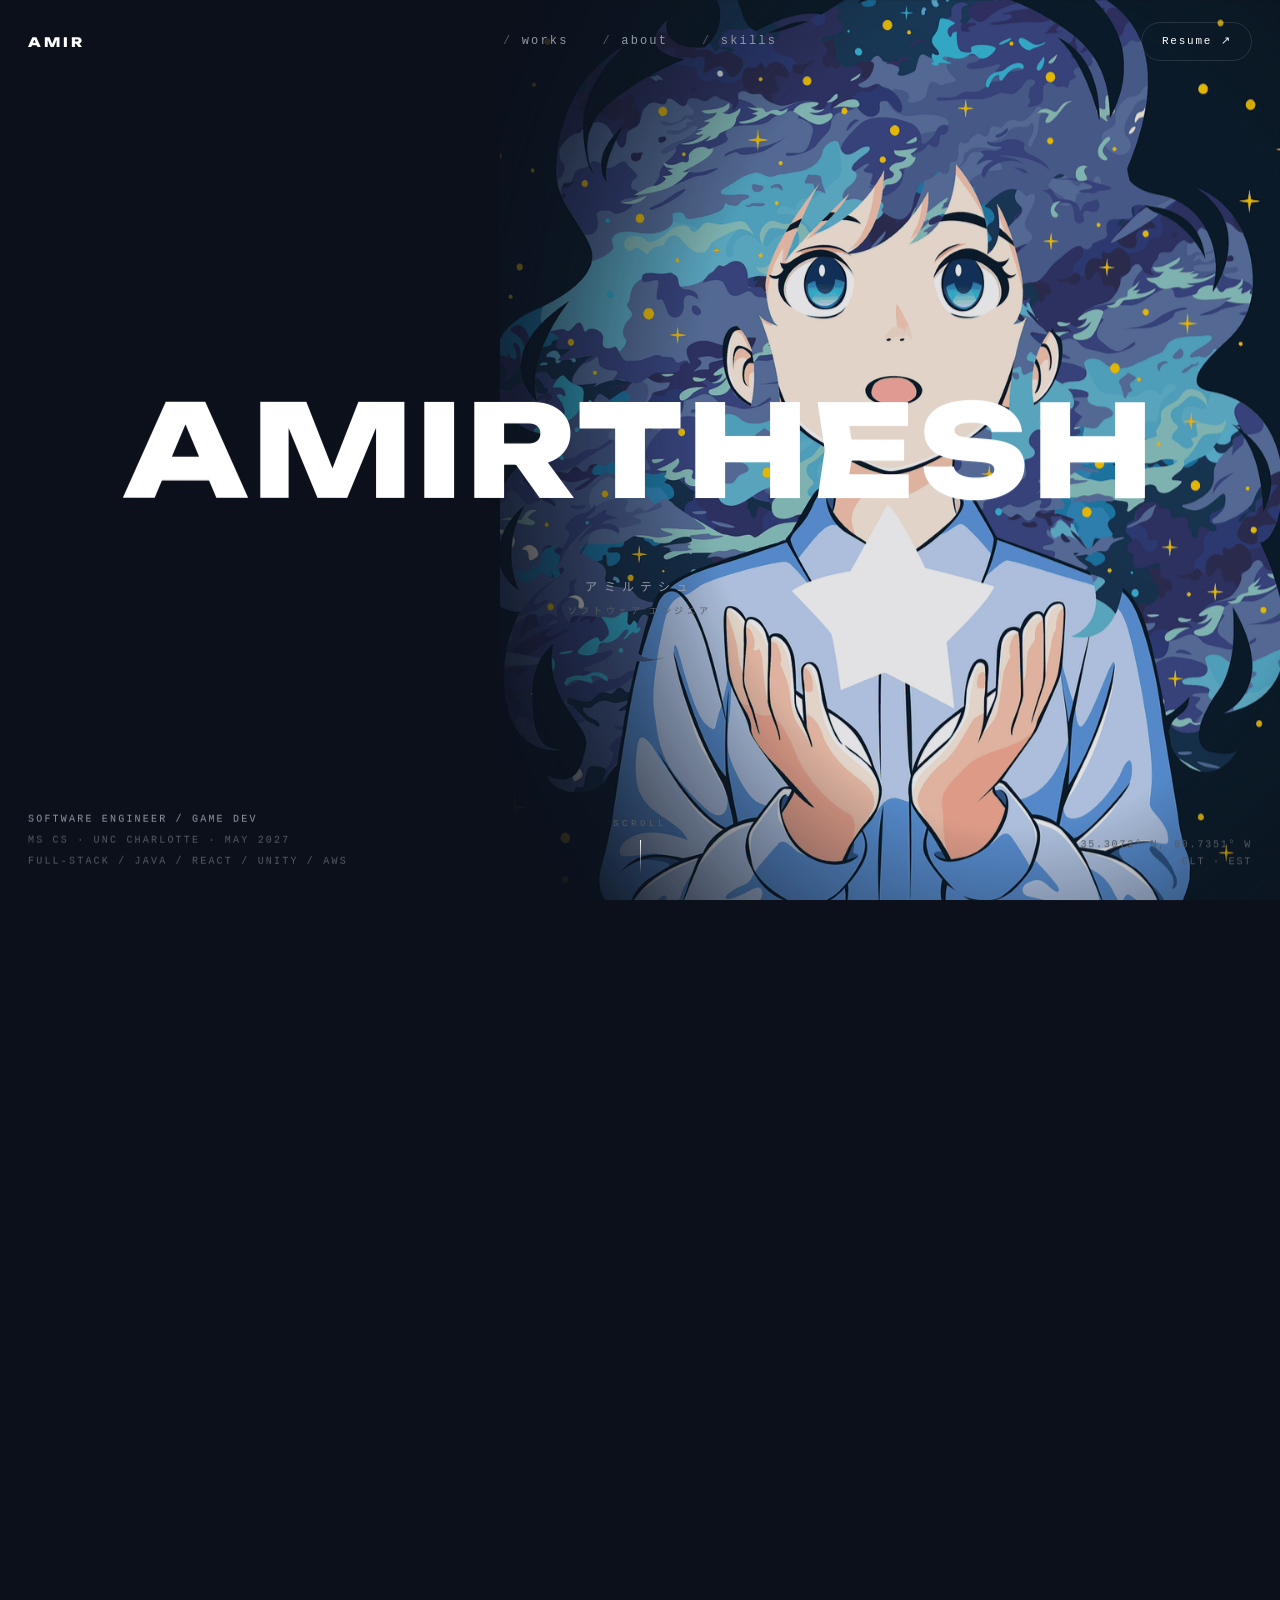
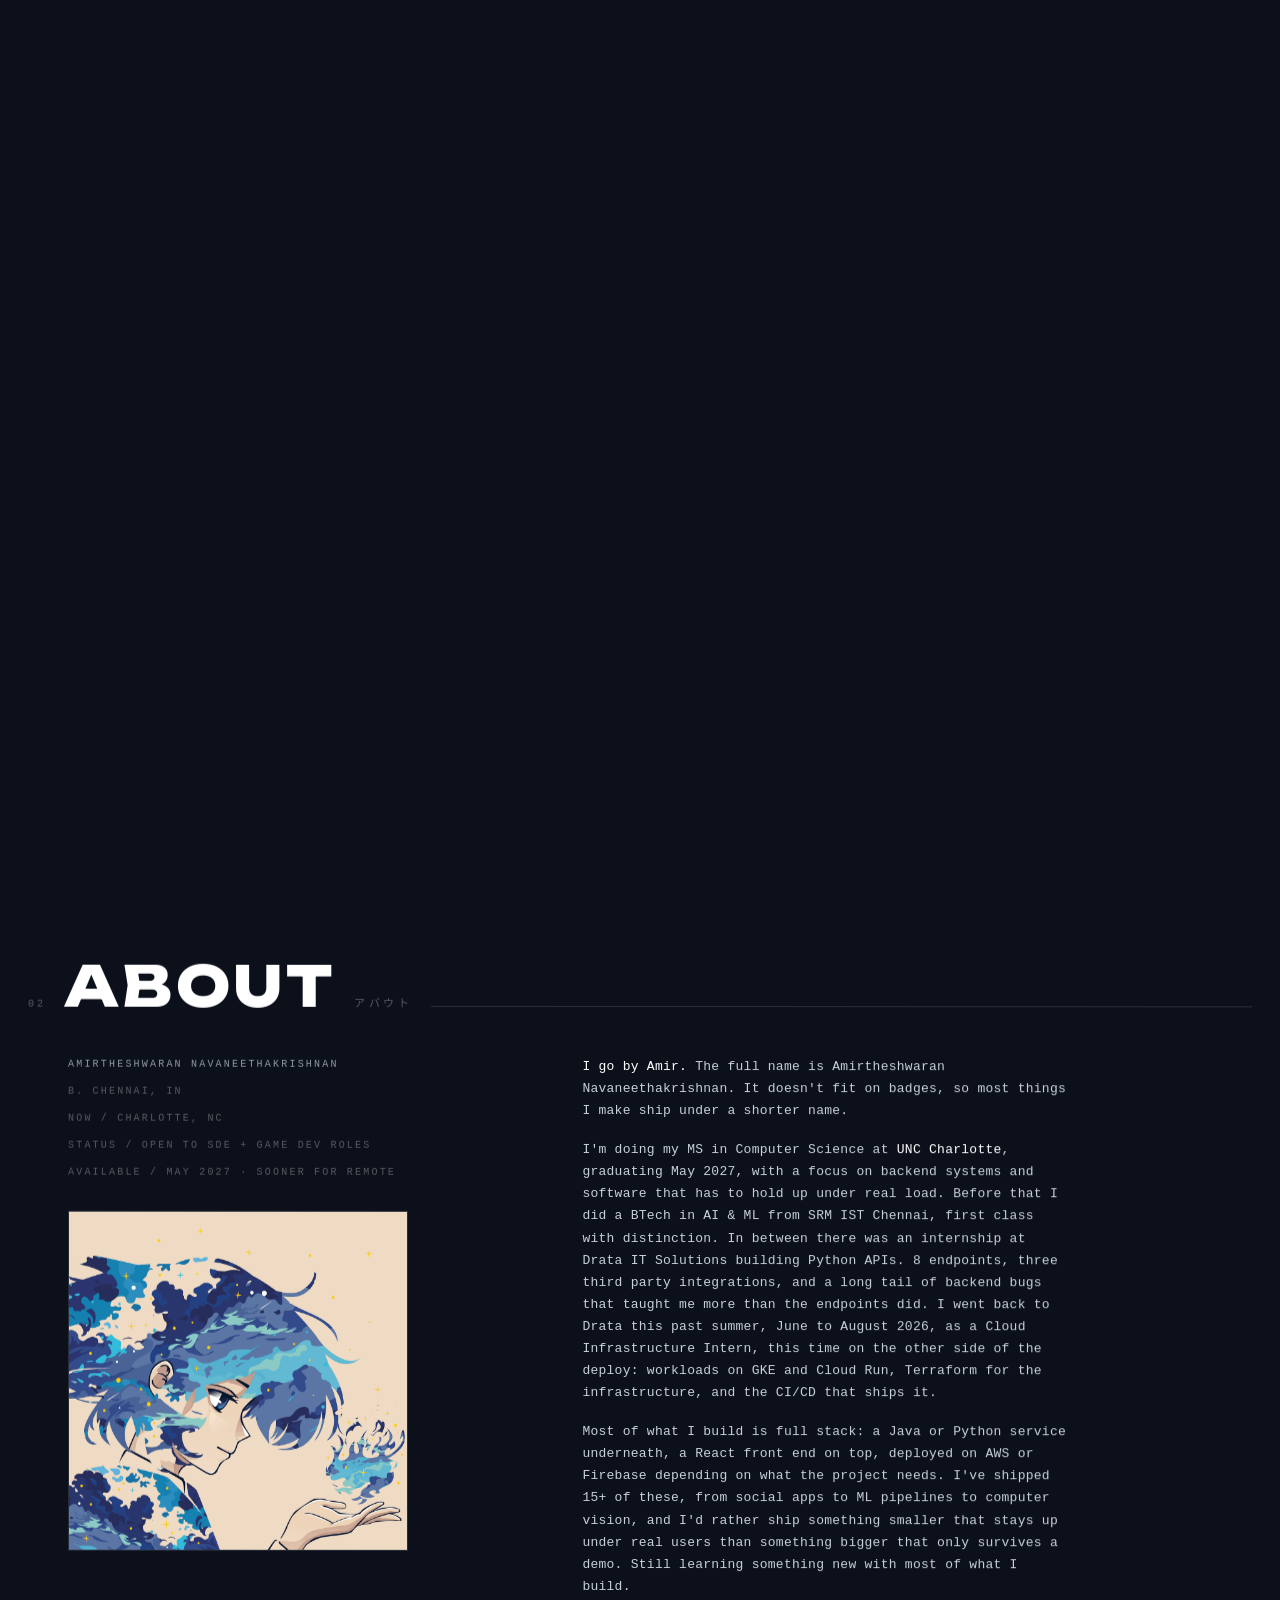
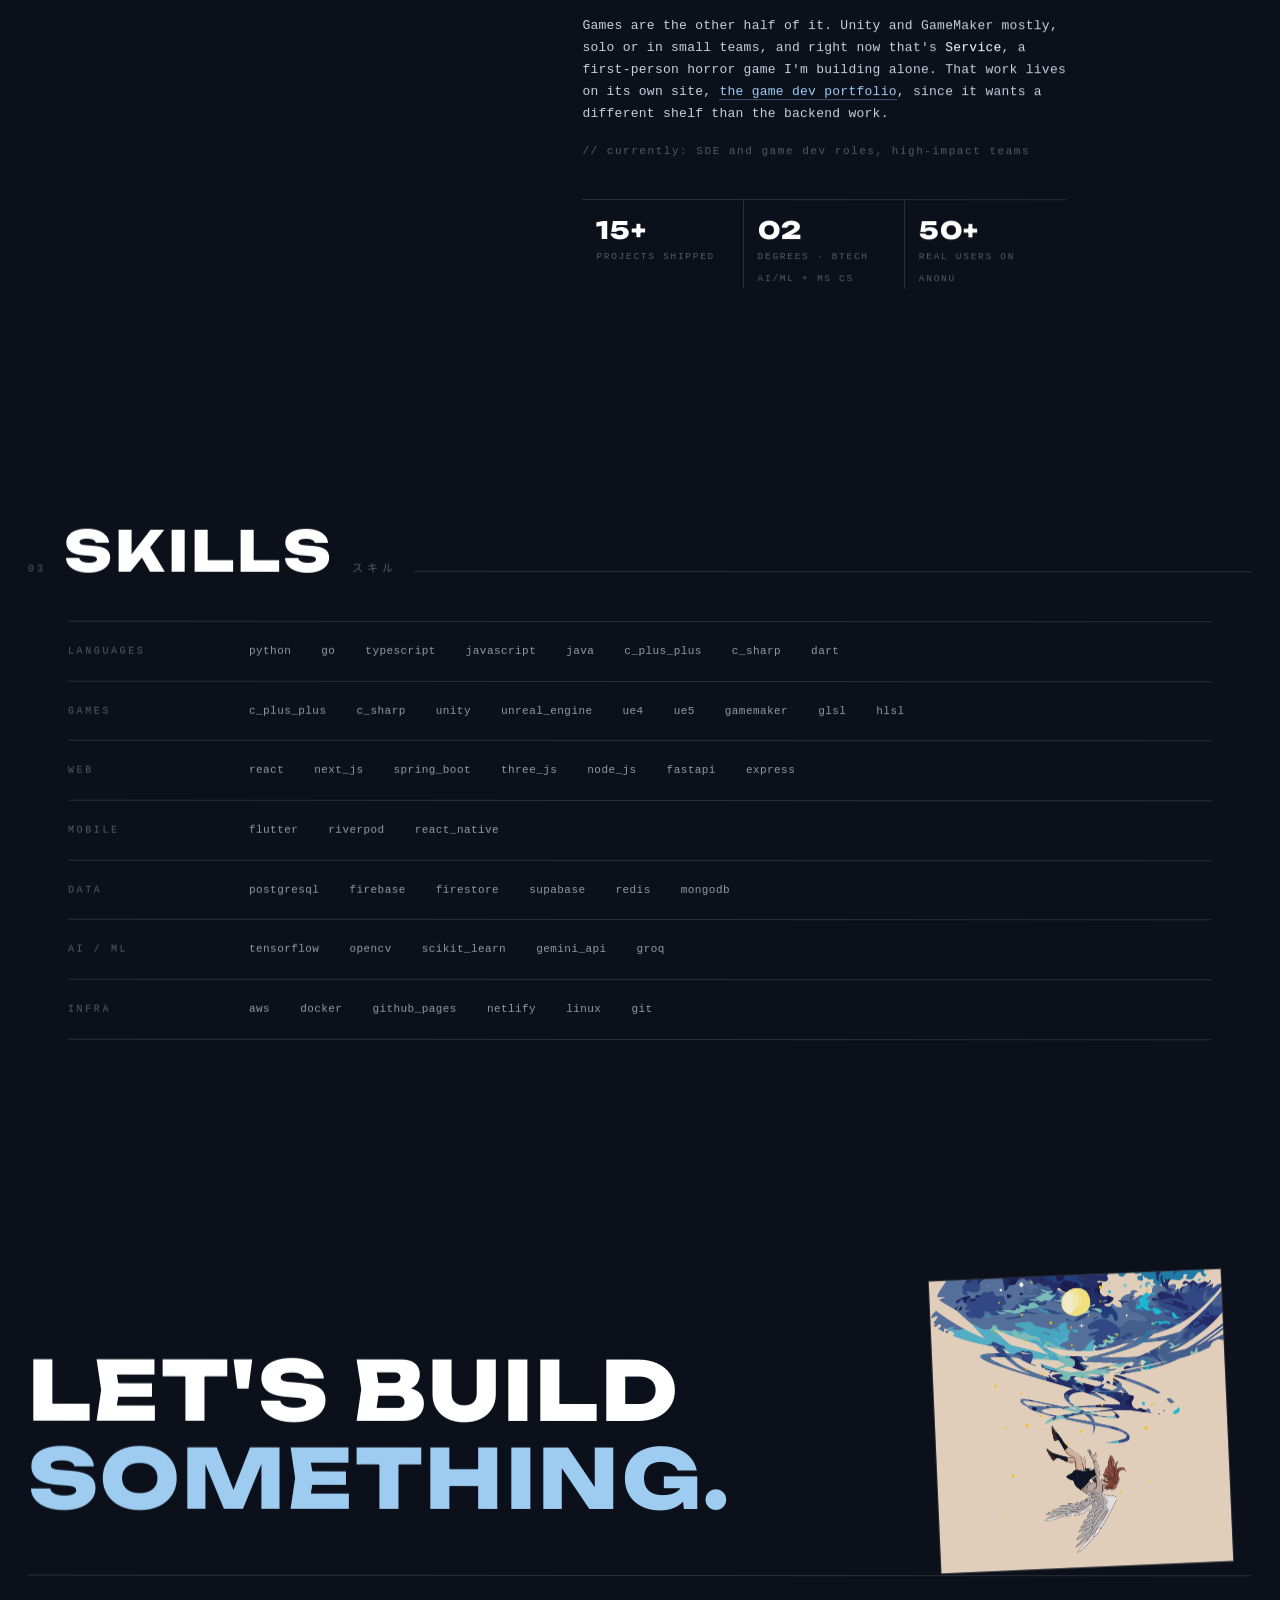
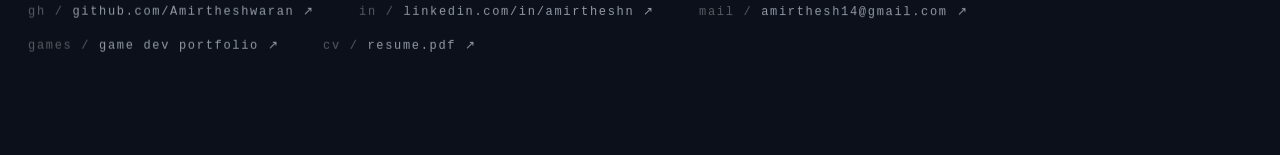
<file: index.html>
<!DOCTYPE html>
<html lang="en">
<head>
<meta charset="UTF-8">
<meta name="viewport" content="width=device-width, initial-scale=1.0">
<title>Amirthesh | Software Engineer &amp; Game Developer, MS CS @ UNC Charlotte</title>
<meta name="description" content="Portfolio of Amirtheshwaran Navaneethakrishnan (Amir), a software engineer and game developer pursuing his MS in Computer Science at UNC Charlotte. Full-stack, cloud, and ML projects built with Java, React, Spring Boot, and AWS.">
<meta name="theme-color" content="#0b101b">
<link rel="canonical" href="https://amirtheshwaran.github.io/">
<link rel="icon" href="data:image/svg+xml,%3Csvg xmlns='http://www.w3.org/2000/svg' viewBox='0 0 64 64'%3E%3Crect width='64' height='64' fill='%23070c16'/%3E%3Cpath d='M14 52 L32 12 L50 52 M21.5 36 H42.5' stroke='%239ecbf0' stroke-width='4' fill='none'/%3E%3C/svg%3E">

<meta property="og:type" content="website">
<meta property="og:url" content="https://amirtheshwaran.github.io/">
<meta property="og:title" content="Amirthesh | Software Engineer &amp; Game Developer, MS CS @ UNC Charlotte">
<meta property="og:description" content="Full-stack, cloud, and ML projects built with Java, React, Spring Boot, and AWS. Currently an MS CS student at UNC Charlotte, open to SDE and game development roles.">
<meta property="og:image" content="https://amirtheshwaran.github.io/og-image.png">
<meta property="og:image:width" content="1200">
<meta property="og:image:height" content="630">

<meta name="twitter:card" content="summary_large_image">
<meta name="twitter:title" content="Amirthesh | Software Engineer &amp; Game Developer, MS CS @ UNC Charlotte">
<meta name="twitter:description" content="Full-stack, cloud, and ML projects built with Java, React, Spring Boot, and AWS. Also builds games in Unity and GameMaker.">
<meta name="twitter:image" content="https://amirtheshwaran.github.io/og-image.png">

<script type="application/ld+json">
{
  "@context": "https://schema.org",
  "@type": "Person",
  "name": "Amirtheshwaran Navaneethakrishnan",
  "alternateName": "Amir",
  "url": "https://amirtheshwaran.github.io/",
  "jobTitle": ["Software Engineer", "Game Developer"],
  "email": "mailto:amirthesh14@gmail.com",
  "sameAs": [
    "https://github.com/Amirtheshwaran",
    "https://www.linkedin.com/in/amirtheshn/",
    "https://amirtheshwaran.github.io/gamedev/"
  ],
  "alumniOf": [
    { "@type": "CollegeOrUniversity", "name": "UNC Charlotte" },
    { "@type": "CollegeOrUniversity", "name": "SRM Institute of Science and Technology" }
  ]
}
</script>

<link rel="preconnect" href="https://fonts.googleapis.com">
<link rel="preconnect" href="https://fonts.gstatic.com" crossorigin>
<link href="https://fonts.googleapis.com/css2?family=Unbounded:wght@300;400;600;800&family=Noto+Sans+JP:wght@400;700&display=swap" rel="stylesheet">
<style>
/* ================= tokens ================= */
:root{
  --ink:#ffffff;
  --dim:#9198a3;
  --faint:#55595f;
  --blue:#4d7fc0;
  --blue-glow:#9ecbf0;
  --hair:rgba(255,255,255,.12);
  --mono:"Cascadia Mono","Cascadia Code",ui-monospace,Consolas,"SF Mono",Menlo,monospace;
  --disp:"Unbounded","Arial Narrow",sans-serif;
  --jp:"Noto Sans JP",sans-serif;
  --gold:#e8c87a;
}
@media (prefers-reduced-motion: reduce){
  .hero-scroll::after{ animation:none; opacity:.5; }
}
*{margin:0;padding:0;box-sizing:border-box}
html{background:#0b101b}
html,body{height:100%}
body{
  background:#0b101b;color:var(--ink);
  font-family:var(--mono);font-size:13px;line-height:1.7;
  letter-spacing:.02em;
  overflow-x:hidden;
  -webkit-font-smoothing:antialiased;
}
body.locked{overflow:hidden}
::selection{background:var(--blue);color:#fff}
a{color:inherit;text-decoration:none}
button{font:inherit;color:inherit;background:none;border:0;cursor:pointer}
.visually-hidden{position:absolute;width:1px;height:1px;overflow:hidden;clip:rect(0 0 0 0);white-space:nowrap}
:focus-visible{outline:1px solid var(--blue-glow);outline-offset:3px}

/* ================= fixed layers ================= */

/* ================= virtual scroll ================= */
#page{position:fixed;top:0;left:0;width:100%;z-index:10;will-change:transform}
html.touch #page{position:static;will-change:auto}
#spacer{width:1px}
html.touch #spacer{display:none}

/* ================= intro — waterdrop ================= */
#intro{
  position:fixed;inset:0;z-index:100;
  background:#0b101b;
  display:flex;align-items:center;justify-content:center;
}
#intro svg{width:min(72vmin,540px);overflow:visible}
#intro.gone{display:none}

/* ================= nav ================= */
#nav{
  position:fixed;top:0;left:0;right:0;z-index:60;
  display:flex;align-items:center;justify-content:space-between;
  padding:22px 28px;
  mix-blend-mode:normal;
}
.nav-logo{
  font-family:var(--disp);font-weight:800;font-size:13px;letter-spacing:.24em;
  line-height:1;padding-top:2px;color:var(--ink);
}
.nav-links{
  position:absolute;left:50%;transform:translateX(-50%);
  display:flex;gap:34px;list-style:none;
  font-size:12px;letter-spacing:.18em;
}
.nav-links a{color:var(--dim);transition:color .25s}
.nav-links a:hover{color:var(--blue-glow)}
.nav-links a::before{content:"/ ";color:var(--faint)}
.nav-cta{
  display:inline-block;border:1px solid var(--hair);border-radius:99px;
  padding:9px 20px;font-size:11px;letter-spacing:.16em;
  transition:border-color .3s,background .3s,color .3s;
  will-change:transform;
}
.nav-cta:hover{border-color:#fff;background:#fff;color:#000}
@media (max-width:680px){
  .nav-links{gap:18px;font-size:10px}
  #nav{padding:16px 16px}
  .nav-cta{padding:7px 13px;font-size:10px}
}
@media (max-width:560px){
  .nav-links{display:none}
}

/* ================= hero ================= */
#hero{position:relative;height:100vh;overflow:hidden}
.hero-art{
  position:absolute;top:0;right:0;bottom:0;width:min(64vw,780px);
  background:url("art-9729298.png") center/cover no-repeat;
  opacity:.88;pointer-events:none;
  -webkit-mask-image:radial-gradient(78% 88% at 66% 46%,#000 52%,transparent 97%);
  mask-image:radial-gradient(78% 88% at 66% 46%,#000 52%,transparent 97%);
}
@media (max-width:760px){
  .hero-art{width:100vw;opacity:.55}
}
.hero-name{
  position:absolute;top:50%;left:50%;z-index:2;
  font-family:var(--disp);font-weight:800;
  font-size:clamp(2.75rem,10vw,8.5rem);
  letter-spacing:.03em;line-height:1;color:var(--ink);
  white-space:nowrap;pointer-events:none;
}
@media (max-width:560px){
  .hero-name{font-size:clamp(2.2rem,13vw,3.4rem)}
}
.hero-meta{
  position:absolute;left:28px;bottom:30px;z-index:12;
  font-size:10px;letter-spacing:.22em;color:var(--dim);
  display:flex;flex-direction:column;gap:4px;
}
.hero-meta em{font-style:normal;color:var(--faint)}
.hero-scroll{
  position:absolute;left:50%;bottom:26px;transform:translateX(-50%);
  font-size:9px;letter-spacing:.4em;color:var(--faint);
  display:flex;flex-direction:column;align-items:center;gap:8px;
}
.hero-scroll::after{
  content:"";width:1px;height:34px;
  background:linear-gradient(#fff,transparent);
  animation:scrollpulse 1.8s ease-in-out infinite;
}
@keyframes scrollpulse{0%,100%{opacity:.15;transform:scaleY(.6)}50%{opacity:.9;transform:scaleY(1)}}
@media (max-width:560px){.hero-scroll{display:none}}
.hero-coord{
  position:absolute;right:28px;bottom:30px;
  font-size:10px;letter-spacing:.18em;color:var(--faint);text-align:right;
}
.hero-jp{
  position:absolute;left:50%;top:64%;transform:translateX(-50%);z-index:12;
  font-family:var(--jp);font-size:12px;letter-spacing:.52em;color:var(--dim);
  display:flex;flex-direction:column;align-items:center;gap:7px;white-space:nowrap;
}
.hero-jp span{font-size:9px;letter-spacing:.4em;color:var(--faint)}
@media (max-width:1100px){.hero-coord{display:none}}

/* ================= section shell ================= */
section{position:relative}
.sec-head{
  display:flex;align-items:baseline;gap:18px;
  padding:0 28px;margin-bottom:42px;
}
.sec-head h2{
  font-family:var(--disp);font-weight:800;
  font-size:clamp(26px,4.4vw,56px);letter-spacing:.06em;line-height:1;
}
.sec-head .sec-no{font-size:10px;letter-spacing:.3em;color:var(--faint)}
.sec-head .sec-jp{font-family:var(--jp);font-size:11px;letter-spacing:.34em;color:var(--faint)}
.sec-head .sec-rule{flex:1;height:1px;background:var(--hair)}

/* ================= works ================= */
#works{height:340vh}
html.touch #works .works-pin{position:sticky;top:0}
.works-pin{position:relative;height:100vh;overflow:hidden;will-change:transform}
.works-rail{
  position:absolute;left:0;top:0;bottom:0;width:56px;z-index:5;
  border-right:1px solid var(--hair);
  background:
    repeating-linear-gradient(0deg,transparent 0 11px,var(--hair) 11px 12px) right/8px 100% no-repeat,
    repeating-linear-gradient(0deg,transparent 0 59px,rgba(255,255,255,.3) 59px 60px) right/16px 100% no-repeat;
}
.works-rail span{
  position:absolute;top:50%;left:50%;
  transform:translate(-50%,-50%) rotate(180deg);
  writing-mode:vertical-rl;
  font-family:var(--disp);font-weight:600;font-size:18px;letter-spacing:.42em;
}
.works-count{
  position:absolute;right:26px;top:96px;z-index:5;
  font-size:10px;letter-spacing:.24em;color:var(--dim);
  font-variant-numeric:tabular-nums;
}
.works-hint{
  position:absolute;left:50%;bottom:26px;transform:translateX(-50%);z-index:5;
  font-size:9px;letter-spacing:.34em;color:var(--faint);
}
.carousel-stage{
  position:absolute;inset:0;
  display:flex;align-items:center;justify-content:center;
  perspective:1300px;perspective-origin:50% 46%;
  cursor:grab;touch-action:pan-y;
}
.carousel-stage.dragging{cursor:grabbing}
#carousel{
  position:relative;width:0;height:0;transform-style:preserve-3d;
  /* resting lean (no-JS fallback) — JS drives a live floating tilt */
  transform:rotateX(8deg) rotateZ(-5deg);
}
.wcard{
  position:absolute;left:-160px;top:-215px;width:320px;height:430px;
  transform-style:preserve-3d;
  backface-visibility:hidden;
}
.wcard-tilt{
  width:100%;height:100%;
  border:1px solid var(--hair);background:rgba(6,10,20,.9);
  display:flex;flex-direction:column;
  transition:border-color .4s;
  will-change:transform;
}
.wcard.center .wcard-tilt{border-color:rgba(158,203,240,.55)}
.wcard-prev{
  height:185px;position:relative;overflow:hidden;
  border-bottom:1px solid var(--hair);
  background:#0a1220;
}
.wcard-prev::after{
  content:attr(data-glyph);
  position:absolute;right:12px;bottom:6px;
  font-size:11px;letter-spacing:.2em;color:#eef4fa;
  text-shadow:0 1px 5px rgba(0,0,0,.75);
}
.prev-anonu{
  background-image:url("data:image/svg+xml,%3Csvg xmlns='http://www.w3.org/2000/svg' viewBox='0 0 400 250'%3E%3Cdefs%3E%3ClinearGradient id='bg' x1='0' y1='0' x2='0' y2='1'%3E%3Cstop offset='0' stop-color='%230a1526'/%3E%3Cstop offset='0.65' stop-color='%23123037'/%3E%3Cstop offset='1' stop-color='%230a2027'/%3E%3C/linearGradient%3E%3C/defs%3E%3Crect width='400' height='250' fill='url(%23bg)'/%3E%3Ccircle cx='300' cy='66' r='44' fill='%238fe3c8' opacity='.12'/%3E%3Ccircle cx='300' cy='66' r='30' fill='%23eef7f2'/%3E%3Cg fill='%23eef7f2'%3E%3Ccircle cx='44' cy='34' r='1.4'/%3E%3Ccircle cx='96' cy='58' r='1'/%3E%3Ccircle cx='150' cy='30' r='1.2'/%3E%3Ccircle cx='226' cy='48' r='1'/%3E%3Ccircle cx='360' cy='140' r='1.2'/%3E%3Ccircle cx='60' cy='120' r='1'/%3E%3Ccircle cx='190' cy='90' r='1.1'/%3E%3C/g%3E%3Cpath d='M0 250 L0 194 Q60 176 120 188 Q200 200 268 186 Q340 174 400 190 L400 250 Z' fill='%230d2622'/%3E%3Cg fill='%23081a17'%3E%3Cpath d='M60 192 L60 168 L74 154 L88 168 L88 190 Z'/%3E%3Cpath d='M96 190 L96 172 L108 160 L120 172 L120 192 Z'/%3E%3Cpath d='M250 186 L250 164 L262 150 L274 164 L274 184 Z'/%3E%3Cpath d='M282 184 L282 168 L292 158 L302 168 L302 184 Z'/%3E%3C/g%3E%3Cg fill='%23e8c87a' opacity='.9'%3E%3Crect x='68' y='170' width='4' height='5'/%3E%3Crect x='104' y='174' width='4' height='5'/%3E%3Crect x='258' y='166' width='4' height='5'/%3E%3Crect x='288' y='170' width='4' height='4'/%3E%3C/g%3E%3Cpath d='M140 135 l1.4000000000000001 3.5999999999999996 l3.5999999999999996 1.4000000000000001 l-3.5999999999999996 1.4000000000000001 l-1.4000000000000001 3.5999999999999996 l-1.4000000000000001 -3.5999999999999996 l-3.5999999999999996 -1.4000000000000001 l3.5999999999999996 -1.4000000000000001 Z' fill='%238fe3c8' opacity='0.8'/%3E%3Cpath d='M330 116 l1.12 2.88 l2.88 1.12 l-2.88 1.12 l-1.12 2.88 l-1.12 -2.88 l-2.88 -1.12 l2.88 -1.12 Z' fill='%238fe3c8' opacity='0.6'/%3E%3Cpath d='M90 92.6 l0.9520000000000001 2.448 l2.448 0.9520000000000001 l-2.448 0.9520000000000001 l-0.9520000000000001 2.448 l-0.9520000000000001 -2.448 l-2.448 -0.9520000000000001 l2.448 -0.9520000000000001 Z' fill='%238fe3c8' opacity='0.7'/%3E%3Cpath d='M230 127 l0.8400000000000001 2.16 l2.16 0.8400000000000001 l-2.16 0.8400000000000001 l-0.8400000000000001 2.16 l-0.8400000000000001 -2.16 l-2.16 -0.8400000000000001 l2.16 -0.8400000000000001 Z' fill='%238fe3c8' opacity='0.5'/%3E%3C/svg%3E");
  background-size:cover;background-position:center;
}
.prev-meetmind{
  background-image:url("data:image/svg+xml,%3Csvg xmlns='http://www.w3.org/2000/svg' viewBox='0 0 400 250'%3E%3Cdefs%3E%3ClinearGradient id='bg' x1='0' y1='0' x2='0' y2='1'%3E%3Cstop offset='0' stop-color='%232c2440'/%3E%3Cstop offset='0.5' stop-color='%238a5560'/%3E%3Cstop offset='0.78' stop-color='%23d88a5a'/%3E%3Cstop offset='1' stop-color='%23e8c87a'/%3E%3C/linearGradient%3E%3C/defs%3E%3Crect width='400' height='250' fill='url(%23bg)'/%3E%3Ccircle cx='200' cy='168' r='40' fill='%23f4e2b0' opacity='.95'/%3E%3Ccircle cx='200' cy='168' r='54' fill='%23e8c87a' opacity='.25'/%3E%3Cpath d='M0 250 L0 196 Q80 178 160 192 Q260 208 400 184 L400 250 Z' fill='%233a4456'/%3E%3Cpath d='M0 250 L0 216 Q100 202 200 214 Q300 226 400 210 L400 250 Z' fill='%23242e3e'/%3E%3Cg stroke='%23141c28' stroke-width='2.6' stroke-linecap='round'%3E%3Cline x1='60' y1='232' x2='60' y2='214'/%3E%3Cline x1='68' y1='234' x2='68' y2='220'/%3E%3Cline x1='330' y1='228' x2='330' y2='210'/%3E%3Cline x1='340' y1='230' x2='340' y2='218'/%3E%3C/g%3E%3Cpath d='M96 210 Q104 190 120 188 Q112 200 118 210 Z' fill='%23141c28'/%3E%3Cpath d='M40 170 L92 170 M308 158 L368 158' stroke='%23f4e2b0' stroke-width='1.6' opacity='.5'/%3E%3Cpath d='M140 116 l1.12 2.88 l2.88 1.12 l-2.88 1.12 l-1.12 2.88 l-1.12 -2.88 l-2.88 -1.12 l2.88 -1.12 Z' fill='%23e8c87a' opacity='0.8'/%3E%3Cpath d='M280 96.6 l0.9520000000000001 2.448 l2.448 0.9520000000000001 l-2.448 0.9520000000000001 l-0.9520000000000001 2.448 l-0.9520000000000001 -2.448 l-2.448 -0.9520000000000001 l2.448 -0.9520000000000001 Z' fill='%23e8c87a' opacity='0.6'/%3E%3Cpath d='M90 67 l0.8400000000000001 2.16 l2.16 0.8400000000000001 l-2.16 0.8400000000000001 l-0.8400000000000001 2.16 l-0.8400000000000001 -2.16 l-2.16 -0.8400000000000001 l2.16 -0.8400000000000001 Z' fill='%23f4e2b0' opacity='0.5'/%3E%3C/svg%3E");
  background-size:cover;background-position:center;
}
.prev-gait{
  background-image:url("data:image/svg+xml,%3Csvg xmlns='http://www.w3.org/2000/svg' viewBox='0 0 400 250'%3E%3Cdefs%3E%3ClinearGradient id='bg' x1='0' y1='0' x2='0' y2='1'%3E%3Cstop offset='0' stop-color='%238fc4b4'/%3E%3Cstop offset='0.6' stop-color='%23cde8da'/%3E%3Cstop offset='1' stop-color='%23e9f5ec'/%3E%3C/linearGradient%3E%3C/defs%3E%3Crect width='400' height='250' fill='url(%23bg)'/%3E%3Ccircle cx='330' cy='50' r='22' fill='%23f7fbf6' opacity='.9'/%3E%3Cpath d='M0 148 L60 96 L120 148 Z' fill='%235c8a96' opacity='.8'/%3E%3Cpath d='M70 148 L150 76 L236 148 Z' fill='%234a7382'/%3E%3Cpath d='M190 148 L268 92 L350 148 Z' fill='%235c8a96' opacity='.9'/%3E%3Cpath d='M300 148 L360 108 L400 148 Z' fill='%236b99a4' opacity='.8'/%3E%3Cpath d='M150 96 L150 76 L168 92 Z' fill='%23eef7f2' opacity='.9'/%3E%3Crect y='146' width='400' height='104' fill='%233f8a6b'/%3E%3Cpath d='M0 250 L0 200 Q120 184 220 196 Q320 206 400 192 L400 250 Z' fill='%232e6b57'/%3E%3Cpath d='M186 146 Q196 168 176 186 Q152 206 178 226 Q196 240 184 250 L232 250 Q214 236 226 220 Q248 200 216 182 Q196 170 204 146 Z' fill='%23e8dcc0'/%3E%3Cg fill='%23eef7f2'%3E%3Ccircle cx='70' cy='214' r='2.2'/%3E%3Ccircle cx='104' cy='232' r='2'/%3E%3Ccircle cx='300' cy='218' r='2.2'/%3E%3Ccircle cx='334' cy='236' r='2'/%3E%3Ccircle cx='260' cy='240' r='2'/%3E%3Ccircle cx='40' cy='240' r='2'/%3E%3C/g%3E%3Cg fill='%23e8c87a'%3E%3Ccircle cx='88' cy='224' r='1.6'/%3E%3Ccircle cx='318' cy='228' r='1.6'/%3E%3C/g%3E%3Cpath d='M120 106 l1.12 2.88 l2.88 1.12 l-2.88 1.12 l-1.12 2.88 l-1.12 -2.88 l-2.88 -1.12 l2.88 -1.12 Z' fill='%238fe3c8' opacity='0.8'/%3E%3Cpath d='M260 116.8 l0.8960000000000001 2.304 l2.304 0.8960000000000001 l-2.304 0.8960000000000001 l-0.8960000000000001 2.304 l-0.8960000000000001 -2.304 l-2.304 -0.8960000000000001 l2.304 -0.8960000000000001 Z' fill='%238fe3c8' opacity='0.6'/%3E%3C/svg%3E");
  background-size:cover;background-position:center;
}
.prev-dna{
  background-image:url("data:image/svg+xml,%3Csvg xmlns='http://www.w3.org/2000/svg' viewBox='0 0 400 250'%3E%3Cdefs%3E%3ClinearGradient id='bg' x1='0' y1='0' x2='0' y2='1'%3E%3Cstop offset='0' stop-color='%2306181c'/%3E%3Cstop offset='1' stop-color='%230c2e2a'/%3E%3C/linearGradient%3E%3C/defs%3E%3Crect width='400' height='250' fill='url(%23bg)'/%3E%3Cg fill='none' stroke='%238fe3c8'%3E%3Ccircle cx='200' cy='150' r='84' stroke-width='2' opacity='.7'/%3E%3Ccircle cx='200' cy='150' r='70' stroke-width='1' opacity='.45'/%3E%3Ccircle cx='200' cy='150' r='96' stroke-width='1' opacity='.3'/%3E%3C/g%3E%3Cg stroke='%238fe3c8' stroke-width='2' opacity='.6'%3E%3Cline x1='276.0' y1='150.0' x2='264.0' y2='150.0'/%3E%3Cline x1='265.8' y1='188.0' x2='255.4' y2='182.0'/%3E%3Cline x1='238.0' y1='215.8' x2='232.0' y2='205.4'/%3E%3Cline x1='200.0' y1='226.0' x2='200.0' y2='214.0'/%3E%3Cline x1='162.0' y1='215.8' x2='168.0' y2='205.4'/%3E%3Cline x1='134.2' y1='188.0' x2='144.6' y2='182.0'/%3E%3Cline x1='124.0' y1='150.0' x2='136.0' y2='150.0'/%3E%3Cline x1='134.2' y1='112.0' x2='144.6' y2='118.0'/%3E%3Cline x1='162.0' y1='84.2' x2='168.0' y2='94.6'/%3E%3Cline x1='200.0' y1='74.0' x2='200.0' y2='86.0'/%3E%3Cline x1='238.0' y1='84.2' x2='232.0' y2='94.6'/%3E%3Cline x1='265.8' y1='112.0' x2='255.4' y2='118.0'/%3E%3C/g%3E%3Cg fill='none' stroke-width='3'%3E%3Cpath d='M160 250 C 150 210 250 190 240 150 C 232 116 168 104 160 70 C 156 52 166 38 180 30' stroke='%238fe3c8' opacity='.95'/%3E%3Cpath d='M240 250 C 250 210 150 190 160 150 C 168 116 232 104 240 70 C 244 52 234 38 220 30' stroke='%23eef7f2' opacity='.85'/%3E%3C/g%3E%3Cg stroke='%23bafbe9' stroke-width='1.8' opacity='.6'%3E%3Cline x1='176' y1='196' x2='224' y2='196'/%3E%3Cline x1='170' y1='150' x2='230' y2='150'/%3E%3Cline x1='176' y1='104' x2='224' y2='104'/%3E%3Cline x1='186' y1='52' x2='214' y2='52'/%3E%3C/g%3E%3Cpath d='M110 76 l1.12 2.88 l2.88 1.12 l-2.88 1.12 l-1.12 2.88 l-1.12 -2.88 l-2.88 -1.12 l2.88 -1.12 Z' fill='%238fe3c8' opacity='0.8'/%3E%3Cpath d='M300 86.6 l0.9520000000000001 2.448 l2.448 0.9520000000000001 l-2.448 0.9520000000000001 l-0.9520000000000001 2.448 l-0.9520000000000001 -2.448 l-2.448 -0.9520000000000001 l2.448 -0.9520000000000001 Z' fill='%238fe3c8' opacity='0.6'/%3E%3Cpath d='M280 197 l0.8400000000000001 2.16 l2.16 0.8400000000000001 l-2.16 0.8400000000000001 l-0.8400000000000001 2.16 l-0.8400000000000001 -2.16 l-2.16 -0.8400000000000001 l2.16 -0.8400000000000001 Z' fill='%23e8c87a' opacity='0.6'/%3E%3Cpath d='M120 187.4 l0.7280000000000001 1.8719999999999999 l1.8719999999999999 0.7280000000000001 l-1.8719999999999999 0.7280000000000001 l-0.7280000000000001 1.8719999999999999 l-0.7280000000000001 -1.8719999999999999 l-1.8719999999999999 -0.7280000000000001 l1.8719999999999999 -0.7280000000000001 Z' fill='%23eef7f2' opacity='0.5'/%3E%3C/svg%3E");
  background-size:cover;background-position:center;
}
.prev-dental{
  background-image:url("data:image/svg+xml,%3Csvg xmlns='http://www.w3.org/2000/svg' viewBox='0 0 400 250'%3E%3Cdefs%3E%3ClinearGradient id='bg' x1='0' y1='0' x2='0' y2='1'%3E%3Cstop offset='0' stop-color='%235c8a9c'/%3E%3Cstop offset='0.6' stop-color='%23a8ccd6'/%3E%3Cstop offset='1' stop-color='%23cfe4ea'/%3E%3C/linearGradient%3E%3C/defs%3E%3Crect width='400' height='250' fill='url(%23bg)'/%3E%3Cpath d='M0 156 L80 92 L170 156 Z' fill='%2335586b'/%3E%3Cpath d='M120 156 L220 76 L330 156 Z' fill='%2326404f'/%3E%3Cpath d='M270 156 L346 104 L400 156 Z' fill='%2335586b'/%3E%3Cpath d='M220 96 L220 76 L238 92 Z' fill='%23eef7f2' opacity='.9'/%3E%3Crect y='154' width='400' height='96' fill='%238fb8c6'/%3E%3Cg stroke='%23cfe4ea' stroke-width='2' opacity='.6'%3E%3Cline x1='40' y1='176' x2='120' y2='176'/%3E%3Cline x1='200' y1='192' x2='300' y2='192'/%3E%3Cline x1='90' y1='214' x2='180' y2='214'/%3E%3Cline x1='280' y1='226' x2='360' y2='226'/%3E%3C/g%3E%3Cpath d='M40 214 L110 170 L170 190 L248 128 L330 88' fill='none' stroke='%23ffffff' stroke-width='2.6' stroke-linecap='round' opacity='.95'/%3E%3Cg fill='%23fff'%3E%3Ccircle cx='110' cy='170' r='3.4'/%3E%3Ccircle cx='170' cy='190' r='3.4'/%3E%3Ccircle cx='248' cy='128' r='3.4'/%3E%3C/g%3E%3Cpath d='M330 81 l1.9600000000000002 5.04 l5.04 1.9600000000000002 l-5.04 1.9600000000000002 l-1.9600000000000002 5.04 l-1.9600000000000002 -5.04 l-5.04 -1.9600000000000002 l5.04 -1.9600000000000002 Z' fill='%23e8c87a' opacity='0.95'/%3E%3Cpath d='M70 106.6 l0.9520000000000001 2.448 l2.448 0.9520000000000001 l-2.448 0.9520000000000001 l-0.9520000000000001 2.448 l-0.9520000000000001 -2.448 l-2.448 -0.9520000000000001 l2.448 -0.9520000000000001 Z' fill='%23eef7f2' opacity='0.7'/%3E%3C/svg%3E");
  background-size:cover;background-position:center;
}
.prev-urec{
  background-image:url("data:image/svg+xml,%3Csvg xmlns='http://www.w3.org/2000/svg' viewBox='0 0 400 250'%3E%3Cdefs%3E%3ClinearGradient id='bg' x1='0' y1='0' x2='0' y2='1'%3E%3Cstop offset='0' stop-color='%233a2a4a'/%3E%3Cstop offset='0.55' stop-color='%23b06a52'/%3E%3Cstop offset='1' stop-color='%23e8c87a'/%3E%3C/linearGradient%3E%3C/defs%3E%3Crect width='400' height='250' fill='url(%23bg)'/%3E%3Cg fill='%23e8c87a' opacity='.22'%3E%3Cpath d='M200 208 L60 -40 L140 -60 Z'/%3E%3Cpath d='M200 208 L260 -60 L340 -40 Z'/%3E%3Cpath d='M200 208 L-60 60 L-60 -10 Z'/%3E%3Cpath d='M200 208 L460 -10 L460 60 Z'/%3E%3C/g%3E%3Ccircle cx='200' cy='208' r='46' fill='%23f4e2b0'/%3E%3Ccircle cx='200' cy='208' r='60' fill='none' stroke='%23f4e2b0' stroke-width='2' opacity='.5'/%3E%3Cpath d='M0 250 L0 208 Q100 194 200 206 Q300 218 400 202 L400 250 Z' fill='%231d3a30'/%3E%3Cg stroke='%2312271f' stroke-width='2.4' stroke-linecap='round'%3E%3Cline x1='52' y1='226' x2='52' y2='208'/%3E%3Cline x1='60' y1='228' x2='60' y2='214'/%3E%3Cline x1='344' y1='222' x2='344' y2='206'/%3E%3C/g%3E%3Cg%3E%3Cline x1='312' y1='222' x2='312' y2='176' stroke='%2312271f' stroke-width='3'/%3E%3Cpath d='M312 178 L338 184 L312 192 Z' fill='%23e8c87a'/%3E%3C/g%3E%3Cpath d='M120 86 l1.12 2.88 l2.88 1.12 l-2.88 1.12 l-1.12 2.88 l-1.12 -2.88 l-2.88 -1.12 l2.88 -1.12 Z' fill='%23e8c87a' opacity='0.7'/%3E%3Cpath d='M300 106.8 l0.8960000000000001 2.304 l2.304 0.8960000000000001 l-2.304 0.8960000000000001 l-0.8960000000000001 2.304 l-0.8960000000000001 -2.304 l-2.304 -0.8960000000000001 l2.304 -0.8960000000000001 Z' fill='%23f4e2b0' opacity='0.6'/%3E%3C/svg%3E");
  background-size:cover;background-position:center;
}
/* card art — andsproject anime series (Pixabay, free license), sized past
   the frame so the hover tilt can parallax inside each print */
.prev-anonu{background-image:url("art-10137684.png");background-position:78% 52%}
.prev-meetmind{background-image:url("art-10137688.png");background-position:55% 55%}
.prev-gait{background-image:url("art-10137687.png");background-position:72% 52%}
.prev-dna{background-image:url("girl-art.png");background-position:50% 42%}
.prev-dental{background-image:url("art-9729298.png");background-position:50% 30%}
.prev-urec{background-image:url("art-8435329.png");background-position:50% 74%}
.prev-anonu,.prev-meetmind,.prev-gait,.prev-dna,.prev-dental,.prev-urec{
  background-size:cover;
  background-repeat:no-repeat;
  background-color:#0e1522;
}
.wcard-body{flex:1;display:flex;flex-direction:column;padding:16px 16px 14px;gap:8px}
.wcard-date{font-size:10px;letter-spacing:.26em;color:var(--faint)}
.wcard-title{
  font-family:var(--disp);font-weight:800;
  font-size:17px;letter-spacing:.08em;line-height:1.25;
}
a.wcard-tilt{color:inherit;cursor:pointer}
.wcard-desc{
  font-size:10.5px;line-height:1.55;color:var(--dim);flex:1;
  overflow:hidden;display:-webkit-box;-webkit-line-clamp:6;-webkit-box-orient:vertical;
}
.wcard-tags{display:flex;flex-wrap:wrap;gap:6px}
.wcard-tags i{
  font-style:normal;font-size:9.5px;letter-spacing:.06em;
  border:1px solid var(--hair);padding:2.5px 8px;color:var(--dim);
}
.wcard-link{
  align-self:flex-start;margin-top:2px;
  font-size:10px;letter-spacing:.22em;color:var(--dim);
  border-bottom:1px solid var(--hair);padding-bottom:2px;
  transition:color .3s,border-color .3s;
}
.wcard-link:hover{color:#fff;border-color:#fff}
.more-works{
  position:absolute;right:26px;bottom:26px;z-index:5;
  font-size:11px;letter-spacing:.22em;color:var(--dim);
  border-bottom:1px solid var(--hair);padding-bottom:4px;
  transition:color .3s,border-color .3s;will-change:transform;display:inline-block;
}
.more-works:hover{color:#fff;border-color:#fff}
@media (max-width:680px){
  .works-rail{width:34px}
  .works-rail span{font-size:14px}
  /* device switch: 3D carousel becomes a native swipe deck */
  #works{height:auto}
  .works-pin{height:100vh}
  .carousel-stage{
    perspective:none;display:block;
    overflow-x:auto;overflow-y:hidden;
    touch-action:pan-x pan-y;
    scroll-snap-type:x mandatory;-webkit-overflow-scrolling:touch;
    scrollbar-width:none;
  }
  .carousel-stage::-webkit-scrollbar{display:none}
  #carousel{
    position:static;width:max-content;height:100%;
    display:flex;align-items:center;gap:16px;
    padding:0 20vw 0 calc(20vw + 40px);
    transform:none;transform-style:flat;
  }
  .wcard{
    position:static;width:262px;height:400px;flex:0 0 auto;
    transform:none!important;opacity:1!important;
    scroll-snap-align:center;
  }
  .wcard-tilt{transform:none!important}
  .wcard .wcard-tilt{border-color:rgba(255,255,255,.3)}
  .wcard-prev{height:150px}
}

/* ================= about ================= */
#about{padding:22vh 0 16vh}
.about-grid{
  display:grid;grid-template-columns:minmax(0,1fr) minmax(0,1.35fr);
  gap:48px;padding:0 28px;max-width:1200px;margin:0 auto;
}
.about-left{font-size:10px;letter-spacing:.22em;color:var(--faint);display:flex;flex-direction:column;gap:10px}
.about-art{
  display:block;margin-top:20px;aspect-ratio:1;max-width:340px;
  background:url("art-10137688.png") center/cover no-repeat;
  border:1px solid var(--hair);
}
.about-left b{color:var(--dim);font-weight:400}
.about-body{max-width:62ch}
.about-body p{margin-bottom:1.3em;color:#c8cedb}
.about-body p b{color:#fff;font-weight:400}
.about-body .sig{color:var(--faint);font-size:11px;letter-spacing:.14em}
.about-facts{
  margin-top:38px;border-top:1px solid var(--hair);
  display:grid;grid-template-columns:repeat(3,1fr);
}
.fact{padding:16px 14px 0;border-right:1px solid var(--hair)}
.fact:last-child{border-right:0}
.fact b{
  display:block;font-family:var(--disp);font-weight:800;
  font-size:24px;letter-spacing:.04em;line-height:1.2;
}
.fact span{font-size:9.5px;letter-spacing:.18em;color:var(--faint)}
@media (max-width:860px){
  .about-grid{grid-template-columns:1fr;gap:26px}
}

/* ================= skills ================= */
#skills{padding:10vh 0 18vh}
.skill-rows{padding:0 28px;max-width:1200px;margin:0 auto}
.skill-row{
  display:grid;grid-template-columns:150px 1fr;gap:20px;
  padding:16px 0;border-bottom:1px solid var(--hair);
  align-items:baseline;
}
.skill-row:first-child{border-top:1px solid var(--hair)}
.skill-cat{font-size:10px;letter-spacing:.26em;color:var(--faint)}
.skill-tags{display:flex;flex-wrap:wrap;gap:8px}
.skill-tags i{
  font-style:normal;font-size:11px;letter-spacing:.04em;color:var(--dim);
  border:1px solid transparent;padding:3px 10px;
  transition:color .25s,border-color .25s;
}
.skill-tags i:hover{color:#fff;border-color:var(--hair)}
@media (max-width:680px){.skill-row{grid-template-columns:1fr;gap:8px;padding:13px 0}}

/* ================= footer ================= */
#footer{padding:16vh 28px 34px;position:relative}
.foot-art{
  position:absolute;right:52px;top:8vh;
  width:min(300px,23vw);aspect-ratio:1;
  background:url("art-8435329.png") center/cover no-repeat;
  border:1px solid var(--hair);
  transform:rotate(-2.5deg);
  opacity:.94;pointer-events:none;
}
@media (max-width:1100px){.foot-art{display:none}}
.foot-word{
  font-family:var(--disp);font-weight:800;
  font-size:clamp(30px,6.4vw,88px);letter-spacing:.03em;line-height:1.08;
  margin-bottom:52px;
}
.foot-word em{font-style:normal;color:var(--blue-glow)}
.foot-links{
  display:flex;flex-wrap:wrap;gap:14px 44px;
  border-top:1px solid var(--hair);padding-top:26px;
}
.foot-links a{
  font-size:12px;letter-spacing:.14em;color:var(--dim);
  transition:color .25s;will-change:transform;display:inline-block;
}
.foot-links a:hover{color:#fff}
.foot-links a b{font-weight:400;color:var(--faint)}
.foot-fine{
  display:flex;justify-content:space-between;flex-wrap:wrap;gap:8px;
  margin-top:44px;font-size:9.5px;letter-spacing:.2em;color:var(--faint);
}

.inline-link{
  color:var(--blue-glow);
  border-bottom:1px solid rgba(158,203,240,.35);
  transition:border-color .25s;
}
.inline-link:hover{border-color:var(--blue-glow)}

/* ================= magnetic ================= */
.magnetic{transition:transform .35s cubic-bezier(.22,.61,.36,1)}
.nav-cta.magnetic{transition:transform .35s cubic-bezier(.22,.61,.36,1),border-color .3s,background .3s,color .3s}

/* ================= reveal ================= */
.rv{opacity:0;transform:translateY(38px);filter:blur(10px);transition:opacity 1s cubic-bezier(.2,.7,.2,1),transform 1s cubic-bezier(.2,.7,.2,1),filter 1s cubic-bezier(.2,.7,.2,1)}
.rv.in{opacity:1;transform:none;filter:none}
.rv .sec-rule{transform:scaleX(0);transform-origin:left center;transition:transform 1.4s cubic-bezier(.2,.7,.2,1) .25s}
.rv.in .sec-rule{transform:scaleX(1)}
@media (prefers-reduced-motion: reduce){
  .rv{opacity:1;transform:none;filter:none;transition:none}
  .rv .sec-rule{transform:none;transition:none}
}
</style>

</head>
<body>
<h1 class="visually-hidden">Amirthesh, Amirtheshwaran Navaneethakrishnan. Software engineer and game developer, MS Computer Science at UNC Charlotte.</h1>

<!-- ================= intro veil ================= -->
<div id="intro" aria-hidden="true">
  <svg viewBox="0 0 600 600" fill="none">
    <circle class="in-drop" cx="300" cy="-24" r="7" fill="#9ecbf0"/>
    <circle class="in-splash in-sp-a" cx="300" cy="300" r="3.5" fill="#9ecbf0" opacity="0"/>
    <circle class="in-splash in-sp-b" cx="300" cy="300" r="3" fill="#9ecbf0" opacity="0"/>
    <g stroke="#9ecbf0">
      <circle class="in-rp" cx="300" cy="300" r="10" opacity="0"/>
      <circle class="in-rp" cx="300" cy="300" r="10" opacity="0"/>
      <circle class="in-rp" cx="300" cy="300" r="10" opacity="0"/>
      <circle class="in-rp" cx="300" cy="300" r="10" opacity="0"/>
    </g>
  </svg>
</div>

<!-- ================= nav ================= -->
<nav id="nav" aria-label="Main">
  <a href="#hero" class="nav-logo" data-goto="hero">AMIR</a>
  <ul class="nav-links">
    <li><a href="#works" data-goto="works">works</a></li>
    <li><a href="#about" data-goto="about">about</a></li>
    <li><a href="#skills" data-goto="skills">skills</a></li>
  </ul>
  <a class="nav-cta magnetic" href="resume.pdf" target="_blank" rel="noopener">Resume ↗</a>
</nav>

<!-- ================= page (virtual scroll) ================= -->
<div id="page">

  <section id="hero" aria-label="Intro">
    <div class="hero-art" aria-hidden="true"></div>
    <div class="hero-name" aria-hidden="true">AMIRTHESH</div>
    <div class="hero-meta">
      <span>SOFTWARE ENGINEER / GAME DEV</span>
      <span><em>MS CS · UNC CHARLOTTE · MAY 2027</em></span>
      <span><em>FULL-STACK / JAVA / REACT / UNITY / AWS</em></span>
    </div>
    <div class="hero-scroll">SCROLL</div>
    <div class="hero-jp">アミルテシュ<span>ソフトウェア エンジニア</span></div>
    <div class="hero-coord">35.3072° N, 80.7351° W<br>CLT · EST</div>
  </section>

  <section id="works" aria-label="Selected works">
    <h2 class="visually-hidden">Selected works</h2>
    <div class="works-pin">
    <div class="works-rail" aria-hidden="true"><span>WORKS</span></div>
    <div class="works-count" id="works-count">01 / 06</div>
    <div class="carousel-stage" id="stage">
    <div id="carousel">

          <article class="wcard" data-i="0">
            <a class="wcard-tilt" href="https://github.com/Amirtheshwaran/anonu-remake" target="_blank" rel="noopener">
              <div class="wcard-prev prev-anonu" data-glyph="FIG.01"></div>
              <div class="wcard-body">
                <span class="wcard-date">2026 · SHIPPED</span>
                <h3 class="wcard-title">ANONU</h3>
                <p class="wcard-desc">Campus microblog built in React Native with Firebase for auth, Firestore, and storage. Posts can go out anonymous or under your name, per post, and every post carries an expiry from one hour to 48 hours so the feed doesn't turn into a permanent record. Firestore and Storage security rules handle access control instead of a custom backend, and moderation runs through a reports queue rather than pre-screening every post. Around 50 to 100 people use it every day.</p>
                <div class="wcard-tags"><i>react_native</i><i>firebase</i><i>firestore</i></div>
                <span class="wcard-link">VIEW PROJECT ↗</span>
              </div>
            </a>
          </article>

          <article class="wcard" data-i="1">
            <a class="wcard-tilt" href="https://github.com/Amirtheshwaran/meetmind" target="_blank" rel="noopener">
              <div class="wcard-prev prev-meetmind" data-glyph="FIG.02"></div>
              <div class="wcard-body">
                <span class="wcard-date">2026 · IN BUILD</span>
                <h3 class="wcard-title">MEETMIND</h3>
                <p class="wcard-desc">Self-hosted meeting recorder built on Next.js. Records audio in the browser with a live waveform view, then runs it through Groq's whisper-large-v3 for transcription and Gemini 1.5 Flash for summaries and action items, chunked with a map-reduce pass so long meetings don't blow past a context limit. Ships with a zero-config local mode, JSON storage, mocked pipelines, so it runs with no API keys, and swaps in Supabase Postgres and real model calls once you're ready to deploy.</p>
                <div class="wcard-tags"><i>supabase</i><i>groq_whisper</i><i>gemini</i></div>
                <span class="wcard-link">VIEW PROJECT ↗</span>
              </div>
            </a>
          </article>

          <article class="wcard" data-i="2">
            <a class="wcard-tilt" href="https://github.com/PritomKumarPaul/gait_tracking" target="_blank" rel="noopener">
              <div class="wcard-prev prev-gait" data-glyph="FIG.03"></div>
              <div class="wcard-body">
                <span class="wcard-date">2026 · DEPLOYED</span>
                <h3 class="wcard-title">GAIT RE-ID</h3>
                <p class="wcard-desc">Course project extending OpenGait, ByteTrack, and PaddleSeg into an entry-counting pipeline: track a person on video, segment them into silhouettes, extract a gait embedding, match it against other entries with cosine similarity instead of a fixed gallery. Added cross-video identity comparison, a threshold sweep across multiple checkpoints, and parallel processing across GPUs. Settled on GaitBase with a 0.97 cosine threshold. Now running in a UNC Charlotte lab.</p>
                <div class="wcard-tags"><i>python</i><i>opencv</i><i>ml</i></div>
                <span class="wcard-link">VIEW PROJECT ↗</span>
              </div>
            </a>
          </article>

          <article class="wcard" data-i="3">
            <div class="wcard-tilt">
              <div class="wcard-prev prev-dna" data-glyph="FIG.04"></div>
              <div class="wcard-body">
                <span class="wcard-date">2024 · SHIPPED</span>
                <h3 class="wcard-title">DNA ERROR SCAN</h3>
                <p class="wcard-desc">Bioinformatics pipeline built with pysam and BWA that flags likely sequencing errors by comparing aligned DNA reads against reference quality scores. Filtering out low quality base calls before alignment cut the observed error rate by about 13 percent, with reports that visualize where mismatches and indels cluster.</p>
                <div class="wcard-tags"><i>python</i><i>pysam</i><i>bwa</i></div>
              </div>
            </div>
          </article>

          <article class="wcard" data-i="4">
            <a class="wcard-tilt" href="https://github.com/Amirtheshwaran/Dental_Demand_Platform" target="_blank" rel="noopener">
              <div class="wcard-prev prev-dental" data-glyph="FIG.05"></div>
              <div class="wcard-body">
                <span class="wcard-date">2026 · SHIPPED</span>
                <h3 class="wcard-title">DENTAL DEMAND</h3>
                <p class="wcard-desc">ML dashboard built in Streamlit that ranks counties by dental care demand from CDC PLACES data. Raw CDC data alone gets ranked by a normalized tooth-loss prevalence index; once it's merged with Census variables like income, age, and urban density, it unlocks weighted sliders for full multi-variable inference. The mode switch is automatic, based on which columns are in the uploaded file.</p>
                <div class="wcard-tags"><i>streamlit</i><i>ml</i><i>cdc_data</i></div>
                <span class="wcard-link">VIEW PROJECT ↗</span>
              </div>
            </a>
          </article>

          <article class="wcard" data-i="5">
            <a class="wcard-tilt" href="https://github.com/Amirtheshwaran/urec-shift-report-simulator" target="_blank" rel="noopener">
              <div class="wcard-prev prev-urec" data-glyph="FIG.06"></div>
              <div class="wcard-body">
                <span class="wcard-date">2026 · SHIPPED</span>
                <h3 class="wcard-title">UREC SIM</h3>
                <p class="wcard-desc">Training tool for UREC staff to practice writing shift reports, built with React and Vite on the frontend and Netlify Functions as the serverless backend. Covers 12 scenarios across three real facilities, with forms structured to match the actual system staff use on shift. Reports are scored by Gemini 2.0 Flash on completeness, specificity, tone, and action items, with a local heuristic scorer as a fallback so grading still works with no API key or network.</p>
                <div class="wcard-tags"><i>react</i><i>vite</i><i>gemini</i></div>
                <span class="wcard-link">VIEW PROJECT ↗</span>
              </div>
            </a>
          </article>

    </div>
    </div>
    <a class="more-works magnetic" href="https://github.com/Amirtheshwaran?tab=repositories" target="_blank" rel="noopener">More Works ↗</a>
    <div class="works-hint">DRAG / SCROLL TO ROTATE</div>
    </div>
  </section>

  <section id="about" aria-label="About">
    <div class="sec-head rv">
      <span class="sec-no">02</span>
      <h2>ABOUT</h2>
      <span class="sec-jp">アバウト</span>
      <span class="sec-rule"></span>
    </div>
    <div class="about-grid">
      <div class="about-left rv">
        <b>AMIRTHESHWARAN NAVANEETHAKRISHNAN</b>
        <span>B. CHENNAI, IN</span>
        <span>NOW / CHARLOTTE, NC</span>
        <span>STATUS / OPEN TO SDE + GAME DEV ROLES</span>
        <span>AVAILABLE / MAY 2027 · SOONER FOR REMOTE</span>
        <span class="about-art" aria-hidden="true"></span>
      </div>
      <div class="about-body rv">
        <p><b>I go by Amir.</b> The full name is Amirtheshwaran Navaneethakrishnan. It doesn't fit on badges, so most things I make ship under a shorter name.</p>
        <p>I'm doing my MS in Computer Science at <b>UNC Charlotte</b>, graduating May 2027, with a focus on backend systems and software that has to hold up under real load. Before that I did a BTech in AI &amp; ML from SRM IST Chennai, first class with distinction. In between there was an internship at Drata IT Solutions building Python APIs. 8 endpoints, three third party integrations, and a long tail of backend bugs that taught me more than the endpoints did. I went back to Drata this past summer, June to August 2026, as a Cloud Infrastructure Intern, this time on the other side of the deploy: workloads on GKE and Cloud Run, Terraform for the infrastructure, and the CI/CD that ships it.</p>
        <p>Most of what I build is full stack: a Java or Python service underneath, a React front end on top, deployed on AWS or Firebase depending on what the project needs. I've shipped 15+ of these, from social apps to ML pipelines to computer vision, and I'd rather ship something smaller that stays up under real users than something bigger that only survives a demo. Still learning something new with most of what I build.</p>
        <p>Games are the other half of it. Unity and GameMaker mostly, solo or in small teams, and right now that's <b>Service</b>, a first-person horror game I'm building alone. That work lives on its own site, <a class="inline-link" href="https://amirtheshwaran.github.io/gamedev/" target="_blank" rel="noopener">the game dev portfolio</a>, since it wants a different shelf than the backend work.</p>
        <p class="sig">// currently: SDE and game dev roles, high-impact teams</p>
        <div class="about-facts">
          <div class="fact"><b>15+</b><span>PROJECTS SHIPPED</span></div>
          <div class="fact"><b>02</b><span>DEGREES · BTECH AI/ML + MS CS</span></div>
          <div class="fact"><b>50+</b><span>REAL USERS ON ANONU</span></div>
        </div>
      </div>
    </div>
  </section>

  <section id="skills" aria-label="Skills">
    <div class="sec-head rv">
      <span class="sec-no">03</span>
      <h2>SKILLS</h2>
      <span class="sec-jp">スキル</span>
      <span class="sec-rule"></span>
    </div>
    <div class="skill-rows rv">
      <div class="skill-row"><span class="skill-cat">LANGUAGES</span><div class="skill-tags"><i>python</i><i>go</i><i>typescript</i><i>javascript</i><i>java</i><i>c_plus_plus</i><i>c_sharp</i><i>dart</i></div></div>
      <div class="skill-row"><span class="skill-cat">GAMES</span><div class="skill-tags"><i>c_plus_plus</i><i>c_sharp</i><i>unity</i><i>unreal_engine</i><i>ue4</i><i>ue5</i><i>gamemaker</i><i>glsl</i><i>hlsl</i></div></div>
      <div class="skill-row"><span class="skill-cat">WEB</span><div class="skill-tags"><i>react</i><i>next_js</i><i>spring_boot</i><i>three_js</i><i>node_js</i><i>fastapi</i><i>express</i></div></div>
      <div class="skill-row"><span class="skill-cat">MOBILE</span><div class="skill-tags"><i>flutter</i><i>riverpod</i><i>react_native</i></div></div>
      <div class="skill-row"><span class="skill-cat">DATA</span><div class="skill-tags"><i>postgresql</i><i>firebase</i><i>firestore</i><i>supabase</i><i>redis</i><i>mongodb</i></div></div>
      <div class="skill-row"><span class="skill-cat">AI / ML</span><div class="skill-tags"><i>tensorflow</i><i>opencv</i><i>scikit_learn</i><i>gemini_api</i><i>groq</i></div></div>
      <div class="skill-row"><span class="skill-cat">INFRA</span><div class="skill-tags"><i>aws</i><i>docker</i><i>github_pages</i><i>netlify</i><i>linux</i><i>git</i></div></div>
    </div>
  </section>

  <section id="footer" aria-label="Contact">
    <h2 class="visually-hidden">Contact</h2>
    <div class="foot-art" aria-hidden="true"></div>
    <div class="foot-word rv">LET'S BUILD<br><em>SOMETHING.</em></div>
    <div class="foot-links rv">
      <a class="magnetic" href="https://github.com/Amirtheshwaran" target="_blank" rel="noopener"><b>gh /</b> github.com/Amirtheshwaran ↗</a>
      <a class="magnetic" href="https://www.linkedin.com/in/amirtheshn/" target="_blank" rel="noopener"><b>in /</b> linkedin.com/in/amirtheshn ↗</a>
      <a class="magnetic" href="mailto:amirthesh14@gmail.com"><b>mail /</b> amirthesh14@gmail.com ↗</a>
      <a class="magnetic" href="https://amirtheshwaran.github.io/gamedev/" target="_blank" rel="noopener"><b>games /</b> game dev portfolio ↗</a>
      <a class="magnetic" href="resume.pdf" target="_blank" rel="noopener"><b>cv /</b> resume.pdf ↗</a>
    </div>
    <div class="foot-fine rv">
      <span>© 2026 AMIRTHESHWARAN NAVANEETHAKRISHNAN</span>
      <span>BUILT WITH GSAP · NO FRAMEWORKS · NO BUILD STEP</span>
    </div>
  </section>

</div>
<div id="spacer" aria-hidden="true"></div>

<script src="https://cdnjs.cloudflare.com/ajax/libs/gsap/3.12.5/gsap.min.js"></script>
<script>
/* ============================================================
   AMIR — single-file portfolio
   GSAP 3.12 (cdnjs) + vanilla JS, no build step
   ============================================================ */
(function(){
"use strict";

var isTouch = window.matchMedia("(pointer:coarse)").matches;
if (isTouch) document.documentElement.classList.add("touch");
var reducedMotion = window.matchMedia("(prefers-reduced-motion: reduce)").matches;

var $  = function(s){ return document.querySelector(s); };
var $$ = function(s){ return Array.prototype.slice.call(document.querySelectorAll(s)); };

var page    = $("#page"),
    spacer  = $("#spacer"),
    works   = $("#works"),
    worksPin= $(".works-pin"),
    stage   = $("#stage"),
    carouselEl = $("#carousel"),
    cards   = $$(".wcard"),
    heroName= $(".hero-name");

var vw = innerWidth, vh = innerHeight;
var targetY = 0, curY = 0, velY = 0, docH = 0;
var worksTop = 0, worksH = 0;
var revealEls = [];
var heroArt = $(".hero-art");
var heroDone = false;

/* ---------- tiny tween helper ---------- */
var tweens = [];
function tween(dur, fn, ease){
  tweens.push({ t0: performance.now(), dur: dur, fn: fn, ease: ease || function(x){ return 1 - Math.pow(1 - x, 3); } });
}
function runTweens(now){
  for (var i = tweens.length - 1; i >= 0; i--){
    var tw = tweens[i];
    var p = Math.min(1, (now - tw.t0) / tw.dur);
    tw.fn(tw.ease(p));
    if (p >= 1) tweens.splice(i, 1);
  }
}

/* ---------- measurement ---------- */
function measure(){
  vw = innerWidth; vh = innerHeight;
  worksTop = works.offsetTop;
  worksH   = works.offsetHeight;
  docH = page.scrollHeight;
  if (!isTouch) spacer.style.height = docH + "px";
  revealEls = $$(".rv").map(function(el){
    var top = 0, n = el;
    while (n && n !== page){ top += n.offsetTop; n = n.offsetParent; }
    return { el: el, top: top };
  });
}

/* ============================================================
   Hero — GSAP name reveal (plays once on load)
   ============================================================ */
/* ---------- intro: waterdrop → ripples → name surfaces ---------- */
var introEl = $("#intro");
if (introEl){
  if (reducedMotion){
    introEl.classList.add("gone");
  } else {
    var itl = gsap.timeline({ onComplete: function(){ introEl.classList.add("gone"); } });
    itl.to(".in-drop", { attr: { cy: 300 }, scaleY: 1.4, transformOrigin: "50% 100%", duration: 0.65, ease: "power2.in" }, 0.15)
       .set(".in-drop", { opacity: 0 })
       .to(".in-sp-a", { attr: { cx: 262, cy: 252 }, opacity: 0.9, duration: 0.28, ease: "power1.out" }, 0.8)
       .to(".in-sp-b", { attr: { cx: 338, cy: 258 }, opacity: 0.9, duration: 0.28, ease: "power1.out" }, 0.8)
       .to(".in-splash", { attr: { cy: 306 }, opacity: 0, duration: 0.34, ease: "power1.in" }, 1.08)
       .to(".in-rp", {
          attr: { r: 265 }, opacity: 0.75, strokeWidth: 0.4, duration: 1.5,
          ease: "power2.out", stagger: 0.14,
          onStart: function(){ gsap.set(".in-rp", { strokeWidth: 2.2 }); }
        }, 0.8)
       .to(".in-rp", { opacity: 0, duration: 0.6, ease: "power1.out", stagger: 0.1 }, 1.5)
       .to(introEl, { opacity: 0, duration: 0.7, ease: "power2.inOut" }, 1.35);
  }
}

if (heroName){
  if (reducedMotion){
    gsap.set(heroName, { opacity: 1, filter: "blur(0px)", x: 0, y: 0, scale: 1 });
    heroDone = true;
  } else {
    gsap.set(heroName, { xPercent: -50, yPercent: -50, x: 0, y: 10, scale: 0.96, opacity: 0, filter: "blur(10px)" });
    gsap.timeline({ delay: 1.5, onComplete: function(){ heroDone = true; } }).to(heroName, {
      opacity: 1, filter: "blur(0px)", x: 0, y: 0, scale: 1,
      duration: 0.9, ease: "back.out(1.4)"
    });
  }
}
var setNameY = heroName ? gsap.quickSetter(heroName, "y", "px") : null;
if (heroName && reducedMotion) {
  /* xPercent/yPercent still needed for centering even without motion */
  gsap.set(heroName, { xPercent: -50, yPercent: -50 });
}

/* ============================================================
   Works — diagonal 3D carousel, scroll-spun + draggable
   ============================================================ */
var CARD_STEP = 60, RADIUS = 430;
var dragRot = 0, dragVel = 0, dragging = false, dragX = 0;
var tiltX = 0, tiltY = 0, tiltTX = 0, tiltTY = 0;
var centerIdx = 0;
var mobileWorks = matchMedia("(max-width:680px)");

function setRadius(){ RADIUS = vw < 900 ? 340 : 430; }
setRadius();

var downCard = null, downX = 0, downY = 0, dragDist = 0;
stage.addEventListener("pointerdown", function(e){
  downCard = e.target.closest ? e.target.closest("a.wcard-tilt") : null;
  downX = e.clientX; downY = e.clientY; dragDist = 0;
  dragging = true; dragX = e.clientX; dragVel = 0;
  stage.classList.add("dragging");
  stage.setPointerCapture(e.pointerId);
});
stage.addEventListener("pointermove", function(e){
  var r = stage.getBoundingClientRect();
  tiltTY = ((e.clientX - r.left) / r.width  - 0.5) *  10;
  tiltTX = ((e.clientY - r.top)  / r.height - 0.5) * -10;
  if (!dragging) return;
  dragDist = Math.max(dragDist, Math.abs(e.clientX - downX) + Math.abs(e.clientY - downY));
  var dx = e.clientX - dragX; dragX = e.clientX;
  if (!mobileWorks.matches){ dragRot += dx * 0.28; dragVel = dx * 0.28; }
});
function endDrag(e){
  dragging = false; stage.classList.remove("dragging");
  if (e && e.type === "pointerup" && downCard && dragDist < 8){
    window.open(downCard.href, "_blank", "noopener");
  }
  downCard = null;
}
stage.addEventListener("pointerup", endDrag);
stage.addEventListener("pointercancel", endDrag);
stage.addEventListener("pointerleave", function(){ tiltTX = 0; tiltTY = 0; });
/* whole cards navigate via pointerup above; block the native click so it can't double-fire.
   keyboard activation (detail 0) still goes through natively. */
stage.addEventListener("click", function(e){
  if (e.detail !== 0 && e.target.closest && e.target.closest("a.wcard-tilt")) e.preventDefault();
}, true);

var worksCount = $("#works-count");
stage.addEventListener("scroll", function(){
  if (!mobileWorks.matches) return;
  var mid = stage.scrollLeft + stage.clientWidth / 2, best = 0, bd = 1e9;
  cards.forEach(function(c, i){
    var d = Math.abs(c.offsetLeft + c.offsetWidth / 2 - mid);
    if (d < bd){ bd = d; best = i; }
  });
  worksCount.textContent = "0" + (best + 1) + " / 06";
}, { passive: true });

var wEase = 1; /* 0 = off-stage, 1 = fully arrived; set per-frame in raf */

function renderCarousel(prog){
  if (mobileWorks.matches) return;
  /* extra spin while entering/leaving so the ring swings into place */
  var rot = -prog * 360 + dragRot + (1 - wEase) * 70;
  var best = 0, bestCos = -2;
  cards.forEach(function(card, i){
    var ang = i * CARD_STEP + rot;
    var rad = ang * Math.PI / 180;
    var c = Math.cos(rad);
    if (c > bestCos){ bestCos = c; best = i; }
    card.style.transform = "rotateY(" + ang + "deg) translateZ(" + RADIUS + "px)";
    card.style.opacity = (0.05 + 0.95 * Math.pow(Math.max(0, c), 1.2)).toFixed(3);
    var inner = card.firstElementChild;
    var s = 0.86 + 0.22 * Math.max(0, c);
    var tx = 0, ty = 0;
    if (i === centerIdx){ tx = tiltX; ty = tiltY; }
    inner.style.transform = "scale(" + s.toFixed(3) + ") rotateX(" + tx.toFixed(2) + "deg) rotateY(" + ty.toFixed(2) + "deg)";
  });
  if (best !== centerIdx){
    cards[centerIdx].classList.remove("center");
    centerIdx = best;
    cards[centerIdx].classList.add("center");
    worksCount.textContent = "0" + (centerIdx + 1) + " / 06";
  }
}
cards[0].classList.add("center");

/* ============================================================
   Scroll plumbing
   ============================================================ */
addEventListener("scroll", function(){ targetY = window.scrollY || window.pageYOffset; }, { passive: true });

$$("[data-goto]").forEach(function(a){
  a.addEventListener("click", function(e){
    e.preventDefault();
    var t = $("#" + a.getAttribute("data-goto"));
    if (!t) return;
    var y = t.offsetTop;
    if (a.getAttribute("data-goto") === "works") y += vh * 0.2;
    if (isTouch) window.scrollTo({ top: y, behavior: "smooth" });
    else window.scrollTo(0, y);
  });
});

/* ---------- magnetic hover ---------- */
var magnets = $$(".magnetic");
if (!isTouch) addEventListener("mousemove", function(e){
  magnets.forEach(function(el){
    var r = el.getBoundingClientRect();
    var cx = r.left + r.width / 2, cy = r.top + r.height / 2;
    var dx = e.clientX - cx, dy = e.clientY - cy;
    var d = Math.hypot(dx, dy);
    if (d < 90) el.style.transform = "translate(" + (dx * 0.22).toFixed(1) + "px," + (dy * 0.22).toFixed(1) + "px)";
    else if (el.style.transform) el.style.transform = "translate(0,0)";
  });
}, { passive: true });

/* ============================================================
   Main loop
   ============================================================ */
var lastT = performance.now(), frame = 0;

function raf(now){
  requestAnimationFrame(raf);
  var dt = Math.min(50, now - lastT); lastT = now;
  var t = now / 1000;
  frame++;

  runTweens(now);

  /* scroll lerp */
  if (isTouch) curY = window.scrollY || 0;
  else {
    var k = 1 - Math.pow(0.001, dt / 1000); // ~smooth lerp, framerate independent
    curY += (targetY - curY) * Math.min(1, k * 7);
    if (Math.abs(targetY - curY) < 0.05) curY = targetY;
    /* velocity skew — the page shears a touch with scroll speed */
    var skew = reducedMotion ? 0 : Math.max(-1.3, Math.min(1.3, velY * 0.0038));
    page.style.transform = "translate3d(0," + (-curY).toFixed(2) + "px,0) skewY(" + skew.toFixed(3) + "deg)";
  }
  velY = velY * 0.9 + (targetY - curY) * 0.1;

  /* scroll effects: layered hero parallax */
  if (!reducedMotion && curY < vh * 1.3){
    if (heroArt){
      heroArt.style.transform = "translate3d(0," + (curY * 0.28).toFixed(1) + "px,0)";
      heroArt.style.opacity = Math.max(0, 0.88 - (curY / vh) * 0.75).toFixed(3);
    }
    if (setNameY && heroDone) setNameY(-curY * 0.16);
  }

  /* works pin + carousel spin */
  var wprog = 0;
  if (worksH > vh){
    var pinEnd = worksTop + worksH - vh;
    var raw = (curY - worksTop) / (worksH - vh);
    wprog = Math.max(0, Math.min(1, raw));
    if (!isTouch && worksPin){
      var pinY = Math.max(0, Math.min(worksH - vh, curY - worksTop));
      worksPin.style.transform = "translate3d(0," + pinY.toFixed(2) + "px,0)";
    }
    /* stage entrance / exit — fade + swing in, dissolve out, both directions */
    if (!mobileWorks.matches){
      var vIn  = Math.max(0, Math.min(1, (curY - (worksTop - vh * 0.9)) / (vh * 0.75)));
      var vOut = Math.max(0, Math.min(1, (curY - pinEnd) / (vh * 0.75)));
      var wvis = Math.min(vIn, 1 - vOut);
      wEase = wvis * wvis * (3 - 2 * wvis); // smoothstep
      worksPin.style.opacity = wEase.toFixed(3);
      if (carouselEl){
        /* free-floating tilt: slow drift + mouse lean + scroll-velocity dip */
        var fx = 8, fz = -5;
        if (!reducedMotion){
          fx = 8 + Math.sin(t * 0.22) * 4.5 + tiltX * 0.55
                 + Math.max(-5, Math.min(5, velY * 0.015));
          fz = -5 + Math.sin(t * 0.17 + 1.7) * 4.5 + tiltY * 0.35;
        }
        carouselEl.style.transform =
          "translateY(" + ((1 - wEase) * vh * 0.12).toFixed(1) + "px)" +
          " rotateX(" + fx.toFixed(2) + "deg) rotateZ(" + fz.toFixed(2) + "deg)" +
          " scale(" + (0.72 + 0.28 * wEase).toFixed(3) + ")";
      }
    } else {
      wEase = 1;
    }
  }
  dragRot += dragVel * (dragging ? 0 : 1);
  if (!dragging) dragVel *= 0.94;
  tiltX += (tiltTX - tiltX) * 0.12;
  tiltY += (tiltTY - tiltY) * 0.12;
  renderCarousel(wprog);

  /* reveals */
  if (frame % 4 === 0){
    for (var i = 0; i < revealEls.length; i++){
      if (!revealEls[i].done && curY + vh * 0.88 > revealEls[i].top){
        revealEls[i].el.classList.add("in");
        revealEls[i].done = true;
      }
    }
  }

}

/* ---------- resize ---------- */
var rsT = null;
addEventListener("resize", function(){
  clearTimeout(rsT);
  rsT = setTimeout(function(){
    vw = innerWidth; vh = innerHeight;
    setRadius();
    measure();
    /* mobile deck manages its own layout — clear desktop stage styles */
    if (mobileWorks.matches){
      if (worksPin) worksPin.style.opacity = "";
      if (carouselEl) carouselEl.style.transform = "";
    }
  }, 120);
});

/* ---------- boot ---------- */
measure();
targetY = curY = window.scrollY || 0;
requestAnimationFrame(raf);
setTimeout(measure, 400);
setTimeout(measure, 1500);

})();
</script>
</body>
</html>
</file>
